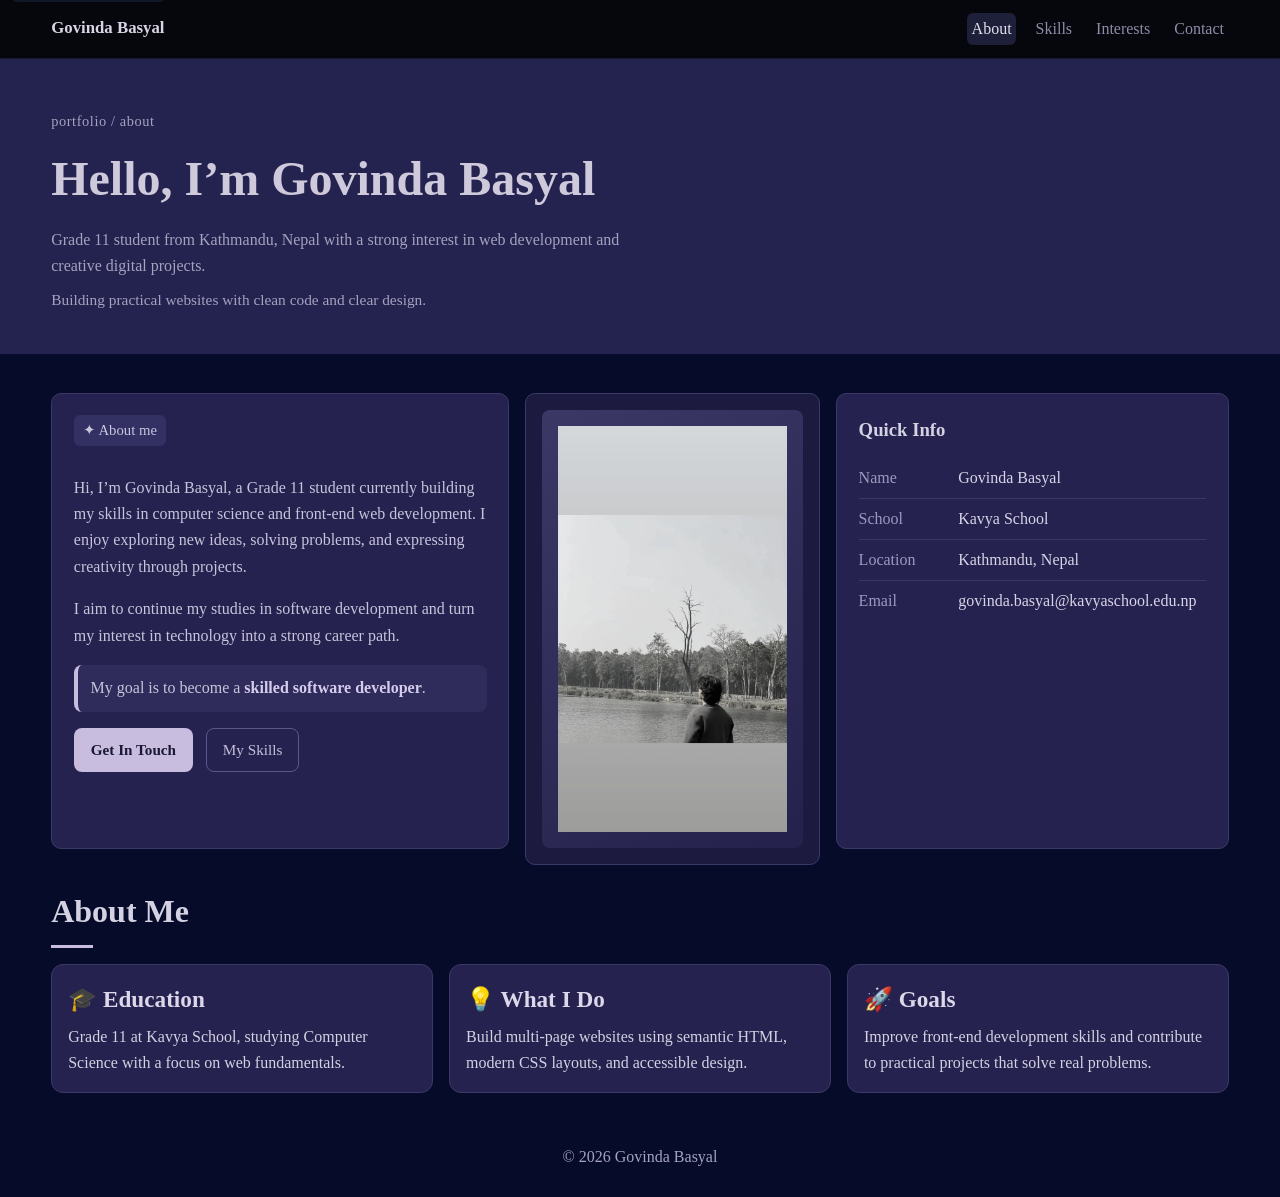
<file: index.html>
<!DOCTYPE html>
<html lang="en">
<head>
<meta charset="UTF-8">
<meta name="viewport" content="width=device-width, initial-scale=1.0">
<title>About Me | Govinda Basyal</title>
<style>
.motto {
	background: #2f2c5b;
	border-left: 4px solid #c8bddf;
	padding: 0.65rem 0.8rem;
	border-radius: 8px;
	margin-top: 0.8rem;
}

.hero-highlight {
	margin-top: 0.7rem;
	font-size: 0.96rem;
	color: #a8a4c3;
}
</style>
<link rel="stylesheet" href="styles.css">
<link rel="stylesheet" href="about.css">
</head>
<body class="site-shell">
<a class="skip-link" href="#main-content">Skip to main content</a>
<nav class="site-nav" aria-label="Main navigation">
<div class="nav-inner">
<a class="brand" href="index.html">Govinda Basyal</a>
<div class="nav-links">
<a class="active" href="index.html" aria-current="page">About</a>
<a href="skills.html">Skills</a>
<a href="interests.html">Interests</a>
<a href="contact.html">Contact</a>
</div>
</div>
</nav>

<header class="site-header">
<div class="hero-inner">
<p class="crumb">portfolio / about</p>
<h1>Hello, I’m Govinda Basyal</h1>
<p>Grade 11 student from Kathmandu, Nepal with a strong interest in web development and creative digital projects.</p>
<p class="hero-highlight">Building practical websites with clean code and clear design.</p>
</div>
</header>

<main class="container" id="main-content">
<div class="about-top-grid">
<section class="card">
<p class="mini-label">✦ About me</p>
<p>Hi, I’m Govinda Basyal, a Grade 11 student currently building my skills in computer science and front-end web development. I enjoy exploring new ideas, solving problems, and expressing creativity through projects.</p>
<p>I aim to continue my studies in software development and turn my interest in technology into a strong career path.</p>
<p class="motto">My goal is to become a <span style="font-weight: 700; color: #d6cdee;">skilled software developer</span>.</p>
<div class="btn-row">
<a class="btn primary" href="contact.html">Get In Touch</a>
<a class="btn ghost" href="skills.html">My Skills</a>
</div>
</section>

<section class="profile-card" aria-label="Profile image placeholder">
<div class="profile-photo" role="img" aria-label="Profile photo placeholder"><img src="image.jpg" alt=""></div>
</section>

<section class="card">
<h3 class="section-title">Quick Info</h3>
<dl class="quick-info">
<div><dt>Name</dt><dd>Govinda Basyal</dd></div>
<div><dt>School</dt><dd>Kavya School</dd></div>
<div><dt>Location</dt><dd>Kathmandu, Nepal</dd></div>
<div><dt>Email</dt><dd>govinda.basyal@kavyaschool.edu.np</dd></div>
</dl>
</section>
</div>

<section class="about-section">
<h2>About Me</h2>
<div class="heading-line"></div>
<div class="grid three-column">
<article class="feature-box">
<h4>🎓 Education</h4>
<p>Grade 11 at Kavya School, studying Computer Science with a focus on web fundamentals.</p>
</article>
<article class="feature-box">
<h4>💡 What I Do</h4>
<p>Build multi-page websites using semantic HTML, modern CSS layouts, and accessible design.</p>
</article>
<article class="feature-box">
<h4>🚀 Goals</h4>
<p>Improve front-end development skills and contribute to practical projects that solve real problems.</p>
</article>
</div>
</section>
</main>

<footer class="site-footer">© 2026 Govinda Basyal</footer>
</body>
</html>
</file>
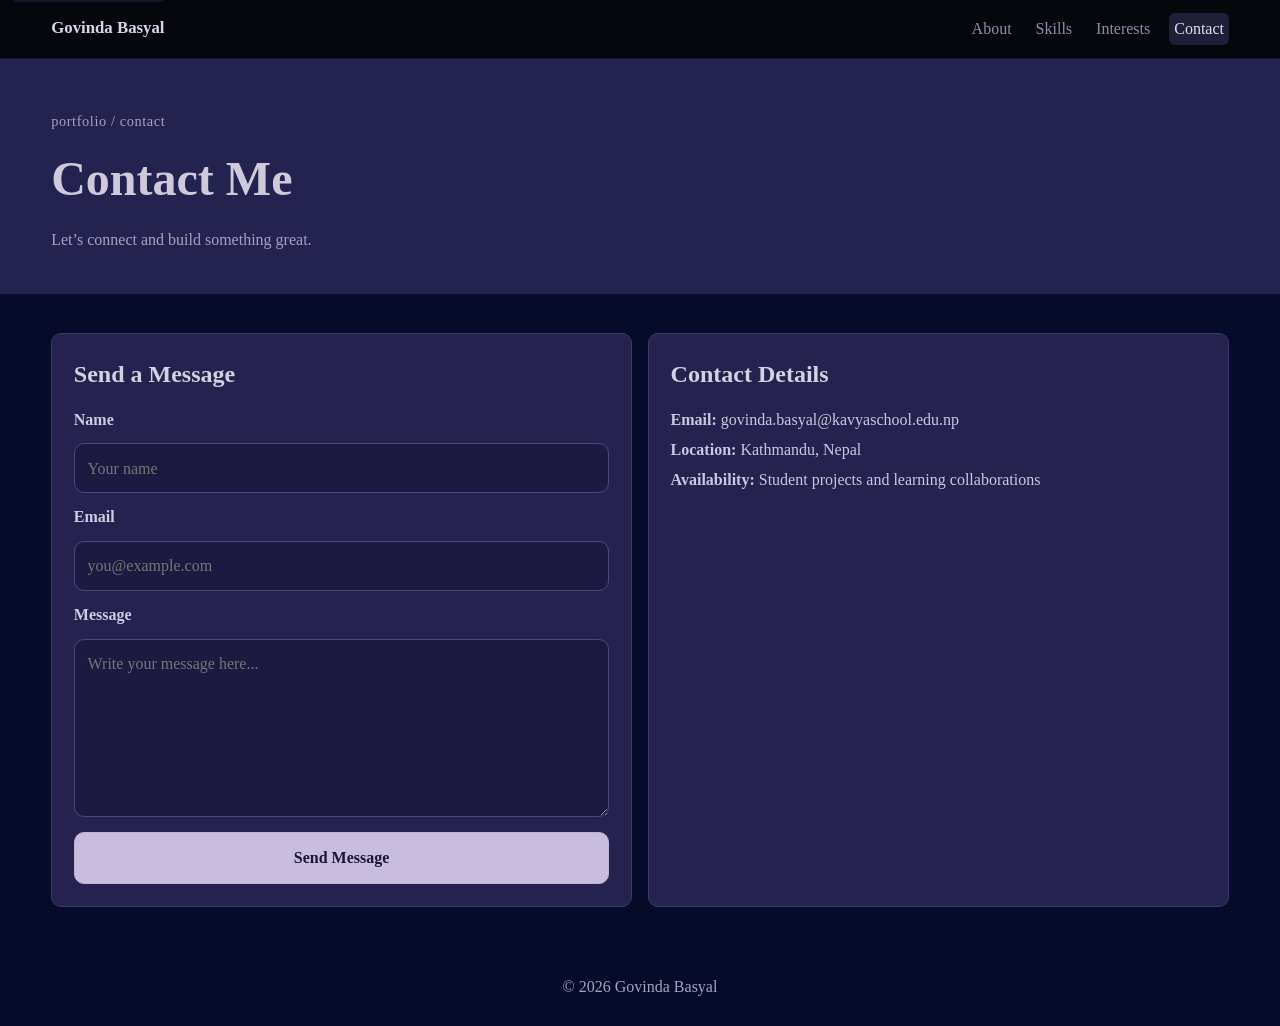
<file: contact.html>
<!DOCTYPE html>
<html lang="en">
<head>
<meta charset="UTF-8">
<meta name="viewport" content="width=device-width, initial-scale=1.0">
<title>Contact | Govinda Basyal</title>
<link rel="stylesheet" href="styles.css">
<link rel="stylesheet" href="contact.css">
</head>
<body class="site-shell">
<a class="skip-link" href="#main-content">Skip to main content</a>
<nav class="site-nav" aria-label="Main navigation">
<div class="nav-inner">
<a class="brand" href="index.html">Govinda Basyal</a>
<div class="nav-links">
<a href="index.html">About</a>
<a href="skills.html">Skills</a>
<a href="interests.html">Interests</a>
<a class="active" href="contact.html" aria-current="page">Contact</a>
</div>
</div>
</nav>

<header class="site-header">
<div class="hero-inner">
<p class="crumb">portfolio / contact</p>
<h1>Contact Me</h1>
<p>Let’s connect and build something great.</p>
</div>
</header>

<main class="container" id="main-content">
<div class="grid two-column">
<section class="card">
<h2 class="section-title">Send a Message</h2>
<form class="contact-form" action="#" method="post" aria-label="Contact form">
<label for="name">Name</label>
<input id="name" type="text" name="name" placeholder="Your name" minlength="2" required>

<label for="email">Email</label>
<input id="email" type="email" name="email" placeholder="you@example.com" required>

<label for="message">Message</label>
<textarea id="message" name="message" rows="6" placeholder="Write your message here..." minlength="10" required></textarea>

<button type="submit">Send Message</button>
</form>
</section>

<section class="card contact-info">
<h2 class="section-title">Contact Details</h2>
<p><strong>Email:</strong> govinda.basyal@kavyaschool.edu.np</p>
<p><strong>Location:</strong> Kathmandu, Nepal</p>
<p><strong>Availability:</strong> Student projects and learning collaborations</p>
</section>
</div>
</main>

<footer class="site-footer">© 2026 Govinda Basyal</footer>
</body>
</html>
</file>
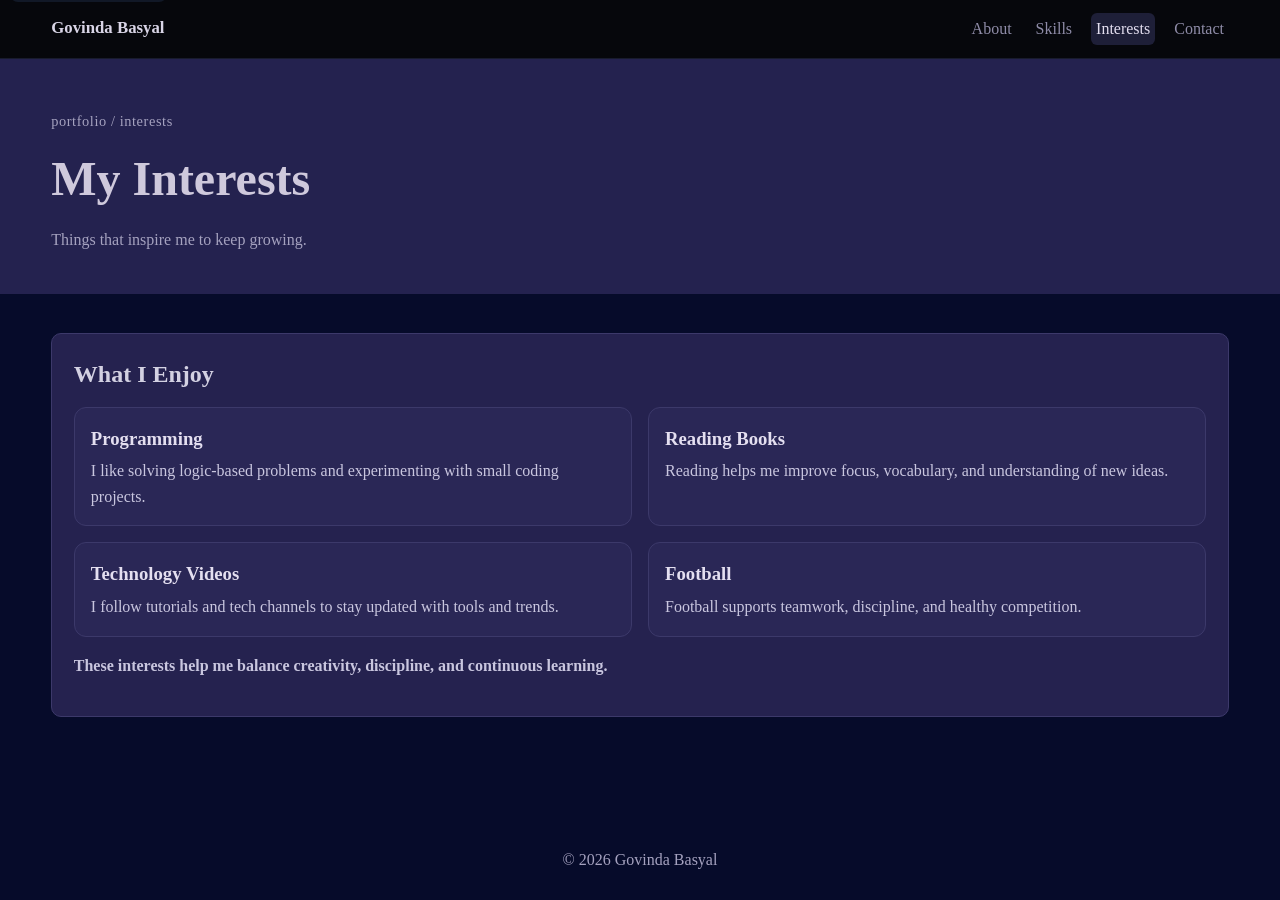
<file: interests.html>
<!DOCTYPE html>
<html lang="en">
<head>
<meta charset="UTF-8">
<meta name="viewport" content="width=device-width, initial-scale=1.0">
<title>Interests | Govinda Basyal</title>
<link rel="stylesheet" href="styles.css">
<link rel="stylesheet" href="interests.css">
</head>
<body class="site-shell">
<a class="skip-link" href="#main-content">Skip to main content</a>
<nav class="site-nav" aria-label="Main navigation">
<div class="nav-inner">
<a class="brand" href="index.html">Govinda Basyal</a>
<div class="nav-links">
<a href="index.html">About</a>
<a href="skills.html">Skills</a>
<a class="active" href="interests.html" aria-current="page">Interests</a>
<a href="contact.html">Contact</a>
</div>
</div>
</nav>

<header class="site-header">
<div class="hero-inner">
<p class="crumb">portfolio / interests</p>
<h1>My Interests</h1>
<p>Things that inspire me to keep growing.</p>
</div>
</header>

<main class="container" id="main-content">
<section class="card">
<h2 class="section-title">What I Enjoy</h2>
<div class="grid two-column">
<article class="interest-box">
<h3>Programming</h3>
<p>I like solving logic-based problems and experimenting with small coding projects.</p>
</article>
<article class="interest-box">
<h3>Reading Books</h3>
<p>Reading helps me improve focus, vocabulary, and understanding of new ideas.</p>
</article>
<article class="interest-box">
<h3>Technology Videos</h3>
<p>I follow tutorials and tech channels to stay updated with tools and trends.</p>
</article>
<article class="interest-box">
<h3>Football</h3>
<p>Football supports teamwork, discipline, and healthy competition.</p>
</article>
</div>
<p class="interest-note">These interests help me balance creativity, discipline, and continuous learning.</p>
</section>
</main>

<footer class="site-footer">© 2026 Govinda Basyal</footer>
</body>
</html>
</file>
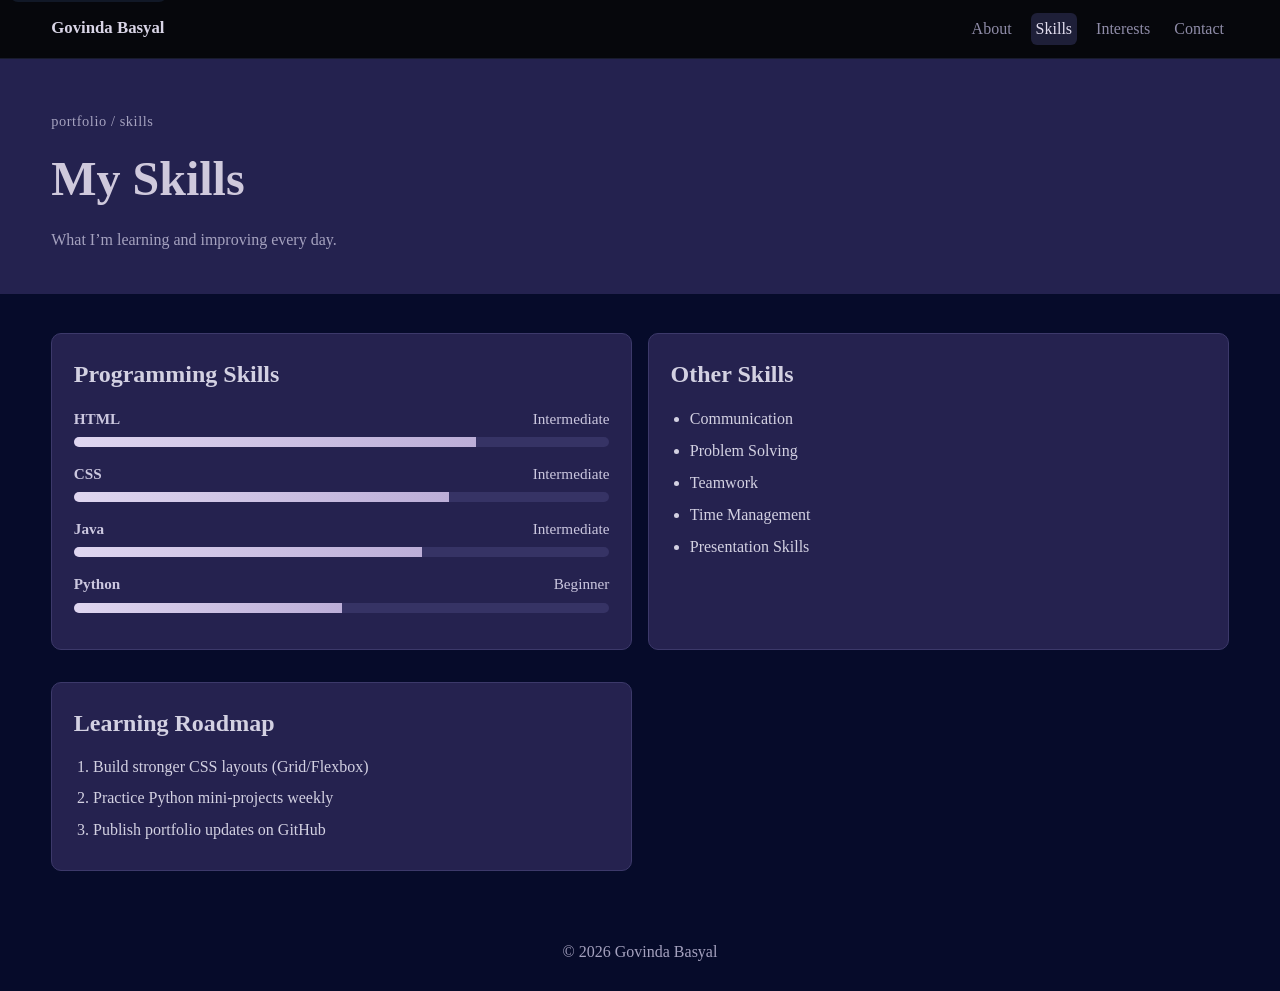
<file: skills.html>
<!DOCTYPE html>
<html lang="en">
<head>
<meta charset="UTF-8">
<meta name="viewport" content="width=device-width, initial-scale=1.0">
<title>Skills | Govinda Basyal</title>
<link rel="stylesheet" href="styles.css">
<link rel="stylesheet" href="skills.css">
</head>
<body class="site-shell">
<a class="skip-link" href="#main-content">Skip to main content</a>
<nav class="site-nav" aria-label="Main navigation">
<div class="nav-inner">
<a class="brand" href="index.html">Govinda Basyal</a>
<div class="nav-links">
<a href="index.html">About</a>
<a class="active" href="skills.html" aria-current="page">Skills</a>
<a href="interests.html">Interests</a>
<a href="contact.html">Contact</a>
</div>
</div>
</nav>

<header class="site-header">
<div class="hero-inner">
<p class="crumb">portfolio / skills</p>
<h1>My Skills</h1>
<p>What I’m learning and improving every day.</p>
</div>
</header>

<main class="container" id="main-content">
<div class="grid two-column">
<section class="card">
<h2 class="section-title">Programming Skills</h2>
<div class="skill-row">
<p><strong>HTML</strong> <span>Intermediate</span></p>
<div class="skill-bar"><span class="fill html"></span></div>
</div>
<div class="skill-row">
<p><strong>CSS</strong> <span>Intermediate</span></p>
<div class="skill-bar"><span class="fill css"></span></div>
</div>
<div class="skill-row">
<p><strong>Java</strong> <span>Intermediate</span></p>
<div class="skill-bar"><span class="fill java"></span></div>
</div>
<div class="skill-row">
<p><strong>Python</strong> <span>Beginner</span></p>
<div class="skill-bar"><span class="fill python"></span></div>
</div>
</section>

<section class="card">
<h2 class="section-title">Other Skills</h2>
<ul>
<li>Communication</li>
<li>Problem Solving</li>
<li>Teamwork</li>
<li>Time Management</li>
<li>Presentation Skills</li>
</ul>
</section>

<section class="card">
<h2 class="section-title">Learning Roadmap</h2>
<ol>
<li>Build stronger CSS layouts (Grid/Flexbox)</li>
<li>Practice Python mini-projects weekly</li>
<li>Publish portfolio updates on GitHub</li>
</ol>
</section>
</div>
</main>

<footer class="site-footer">© 2026 Govinda Basyal</footer>
</body>
</html>
</file>
<file: styles.css>
* {
  box-sizing: border-box;
}

:root {
  --bg: #060b2a;
  --bg-soft: #24224f;
  --card: #25224f;
  --card-soft: #2d2a5b;
  --text: #d3d1e2;
  --muted: #a5a2bf;
  --border: #3c396a;
  --accent: #c8bddf;
}

html,
body {
  margin: 0;
  padding: 0;
  scroll-behavior: smooth;
}

body {
  font-family: Cambria, "Times New Roman", serif;
  line-height: 1.6;
  background: var(--bg);
  color: var(--text);
}

img {
  max-width: 100%;
  display: block;
}

.skip-link {
  position: absolute;
  top: -40px;
  left: 10px;
  background: #111827;
  color: #ffffff;
  padding: 8px 12px;
  border-radius: 8px;
  z-index: 1000;
  text-decoration: none;
}

.skip-link:focus {
  top: 10px;
}

.site-shell {
  min-height: 100vh;
  display: flex;
  flex-direction: column;
}

.site-nav {
  background: #06070c;
  border-bottom: 1px solid #181b2e;
}

.nav-inner {
  width: min(1240px, 92%);
  margin: 0 auto;
  display: flex;
  align-items: center;
  justify-content: space-between;
  gap: 1rem;
  padding: 0.8rem 0;
}

.brand {
  color: #d9d5e7;
  font-weight: 700;
  text-decoration: none;
  font-size: 1.05rem;
}

.nav-links {
  display: flex;
  gap: 0.9rem;
  flex-wrap: wrap;
}

.nav-links a {
  text-decoration: none;
  color: #8f8ca8;
  padding: 0.2rem 0.3rem;
  border-radius: 6px;
  transition: color 0.2s ease, background 0.2s ease;
}

.nav-links a:hover,
.nav-links a.active {
  color: #e3deef;
  background: #1e1f38;
}

.site-header {
  background: var(--bg-soft);
  padding: 2.6rem 0;
}

.hero-inner {
  width: min(1240px, 92%);
  margin: 0 auto;
}

.crumb {
  margin: 0;
  color: #9995bd;
  font-size: 0.9rem;
  letter-spacing: 0.04em;
}

.site-header h1 {
  margin: 0.5rem 0 0;
  font-size: clamp(2rem, 4.2vw, 3rem);
  color: #cfc9dc;
}

.site-header p {
  margin: 0.6rem 0 0;
  max-width: 72ch;
  color: var(--muted);
}

.container {
  width: min(1240px, 92%);
  margin: 2.4rem auto;
  flex: 1;
}

.card {
  border-radius: 10px;
  padding: 1.35rem;
  margin-bottom: 1rem;
  background: var(--card);
  border: 1px solid var(--border);
}

.grid {
  display: grid;
  grid-template-columns: 1fr;
  gap: 1rem;
}

@media (min-width: 780px) {
  .grid.two-column {
    grid-template-columns: 1fr 1fr;
  }

  .grid.three-column {
    grid-template-columns: repeat(3, 1fr);
  }
}

.btn-row {
  display: flex;
  gap: 0.8rem;
  margin-top: 1rem;
  flex-wrap: wrap;
}

.btn {
  display: inline-block;
  text-decoration: none;
  border-radius: 8px;
  padding: 0.55rem 1rem;
  border: 1px solid transparent;
  font-size: 0.95rem;
}

.btn.primary {
  background: var(--accent);
  color: #1a1832;
  font-weight: 700;
}

.btn.ghost {
  color: #c5c0dc;
  border-color: #5c578b;
  background: transparent;
}

.section-title {
  margin-top: 0;
  margin-bottom: 0.8rem;
}

.site-footer {
  text-align: center;
  color: #8f8ca8;
  padding: 0.8rem 1rem 1.7rem;
}

@media (max-width: 680px) {
  .nav-inner {
    flex-direction: column;
    align-items: flex-start;
  }

  .nav-links {
    width: 100%;
    justify-content: space-between;
  }
}
</file>
<file: about.css>
:root {
	--accent: #c8bddf;
	--bg-top: #060b2a;
	--bg-bottom: #060b2a;
	--text: #d3d1e2;
	--muted: #a5a2bf;
	--card: #25224f;
	--border: #3c396a;
}

body {
	color: var(--text);
	background: var(--bg-top);
}

.site-header p {
	color: var(--muted);
}

.card {
	background: var(--card);
	border: 1px solid var(--border);
	box-shadow: none;
}

.mini-label {
	margin: 0 0 0.8rem;
	display: inline-block;
	font-size: 0.92rem;
	padding: 0.2rem 0.55rem;
	border-radius: 6px;
	background: #333063;
	color: #c7bddf;
}

.card p,
.card li {
	color: #c7c4dc;
	line-height: 1.65;
}

.about-top-grid {
	display: grid;
	grid-template-columns: 1.4fr 0.9fr 1.2fr;
	gap: 1rem;
	align-items: stretch;
}

.profile-card {
	border-radius: 10px;
	border: 1px solid var(--border);
	background: #1c1a3f;
	padding: 1rem;
	display: flex;
	align-items: center;
	justify-content: center;
	min-height: 240px;
}

.profile-photo {
	width: 100%;
	height: 100%;
	min-height: 210px;
	border-radius: 8px;
	background: linear-gradient(145deg, #3b3866, #24214c);
	display: flex;
	align-items: center;
	justify-content: center;
	color: #cfcbe2;
	font-weight: 700;
	text-align: center;
	padding: 1rem;
}

.quick-info {
	margin: 0;
}

.quick-info div {
	display: grid;
	grid-template-columns: 90px 1fr;
	gap: 0.6rem;
	padding: 0.45rem 0;
	border-bottom: 1px solid #39366a;
}

.quick-info div:last-child {
	border-bottom: none;
}

.quick-info dt {
	color: #9e99c0;
}

.quick-info dd {
	margin: 0;
	color: #d8d4e8;
}

.about-section {
	margin-top: 1.3rem;
}

.about-section h2 {
	margin: 0;
	font-size: 2rem;
}

.heading-line {
	width: 42px;
	height: 3px;
	background: #c8bddf;
	margin: 0.5rem 0 1rem;
}

.feature-box {
	background: #25224f;
	border: 1px solid var(--border);
	border-radius: 12px;
	padding: 1rem;
}

.feature-box h4 {
	margin: 0 0 0.4rem;
	font-size: 1.45rem;
	color: #ddd7ea;
}

.feature-box p {
	margin: 0;
}

@media (max-width: 980px) {
	.about-top-grid {
		grid-template-columns: 1fr;
	}
}

.site-footer {
	color: var(--muted);
}
</file>
<file: contact.css>
:root {
	--accent: #c8bddf;
	--bg-top: #060b2a;
	--bg-bottom: #060b2a;
	--text: #d3d1e2;
	--muted: #a5a2bf;
	--card: #25224f;
	--border: #3c396a;
}

body {
	color: var(--text);
	background: var(--bg-top);
}

.site-header p {
	color: var(--muted);
}

.card {
	background: var(--card);
	border: 1px solid var(--border);
	box-shadow: none;
}

.contact-form {
	display: grid;
	gap: 0.7rem;
}

.contact-form label {
	font-weight: 600;
	text-align: left;
	color: #cecbe3;
}

.contact-form input,
.contact-form textarea {
	width: 100%;
	padding: 0.7rem 0.8rem;
	border-radius: 10px;
	border: 1px solid #4c487a;
	background: #1d1a42;
	color: #e5e2f1;
	font: inherit;
}

.contact-form input:focus,
.contact-form textarea:focus {
	outline: none;
	border-color: var(--accent);
	box-shadow: 0 0 0 3px rgba(200, 189, 223, 0.22);
}

.contact-form button {
	margin-top: 0.25rem;
	border: 1px solid #bfb4d8;
	background: var(--accent);
	color: #1a1730;
	border-radius: 10px;
	padding: 0.75rem 1rem;
	font: inherit;
	font-weight: 600;
	cursor: pointer;
}

.contact-form button:hover {
	filter: brightness(1.05);
}

.contact-info p {
	margin: 0.3rem 0;
	color: #cbc7df;
}

.small-note {
	margin-top: 0.8rem;
	font-size: 0.9rem;
	color: #a8a4c3;
}

.site-footer {
	color: var(--muted);
}
</file>
<file: interests.css>
:root {
	--accent: #c8bddf;
	--bg-top: #060b2a;
	--bg-bottom: #060b2a;
	--text: #d3d1e2;
	--muted: #a5a2bf;
	--card: #25224f;
	--border: #3c396a;
}

body {
	color: var(--text);
	background: var(--bg-top);
}

.site-header p {
	color: var(--muted);
}

.card {
	background: var(--card);
	border: 1px solid var(--border);
	box-shadow: none;
}

.card p {
	line-height: 1.6;
	color: #c9c6df;
}

.interest-box {
	background: #2a2756;
	border: 1px solid var(--border);
	border-radius: 12px;
	padding: 1rem;
}

.interest-box h3 {
	margin: 0 0 0.3rem;
	color: #e4dff0;
}

.interest-box p {
	margin: 0;
}

.interest-note {
	margin-top: 1rem;
	font-weight: 600;
	color: #d4d0e7;
}

.site-footer {
	color: var(--muted);
}
</file>
<file: skills.css>
:root {
	--accent: #c8bddf;
	--bg-top: #060b2a;
	--bg-bottom: #060b2a;
	--text: #d3d1e2;
	--muted: #a5a2bf;
	--card: #25224f;
	--border: #3c396a;
}

body {
	color: var(--text);
	background: var(--bg-top);
}

.site-header p {
	color: var(--muted);
}

.card {
	background: var(--card);
	border: 1px solid var(--border);
	box-shadow: none;
}

.card ul {
	margin: 0;
	padding-left: 1.2rem;
}

.card li {
	margin-bottom: 0.5rem;
	line-height: 1.5;
}

.skill-row {
	margin-bottom: 0.9rem;
}

.skill-row p {
	display: flex;
	justify-content: space-between;
	margin: 0 0 0.4rem;
	font-size: 0.95rem;
	color: #cbc7df;
}

.skill-bar {
	height: 10px;
	background: #363365;
	border-radius: 999px;
	overflow: hidden;
}

.fill {
	display: block;
	height: 100%;
	background: linear-gradient(90deg, #dfd6f0, #bcaed8);
}

.fill.html {
	width: 75%;
}

.fill.css {
	width: 70%;
}

.fill.java {
	width: 65%;
}

.fill.python {
	width: 50%;
}

.card ol {
	margin: 0;
	padding-left: 1.2rem;
}

.card ol li {
	margin-bottom: 0.45rem;
}

.site-footer {
	color: var(--muted);
}
</file>
